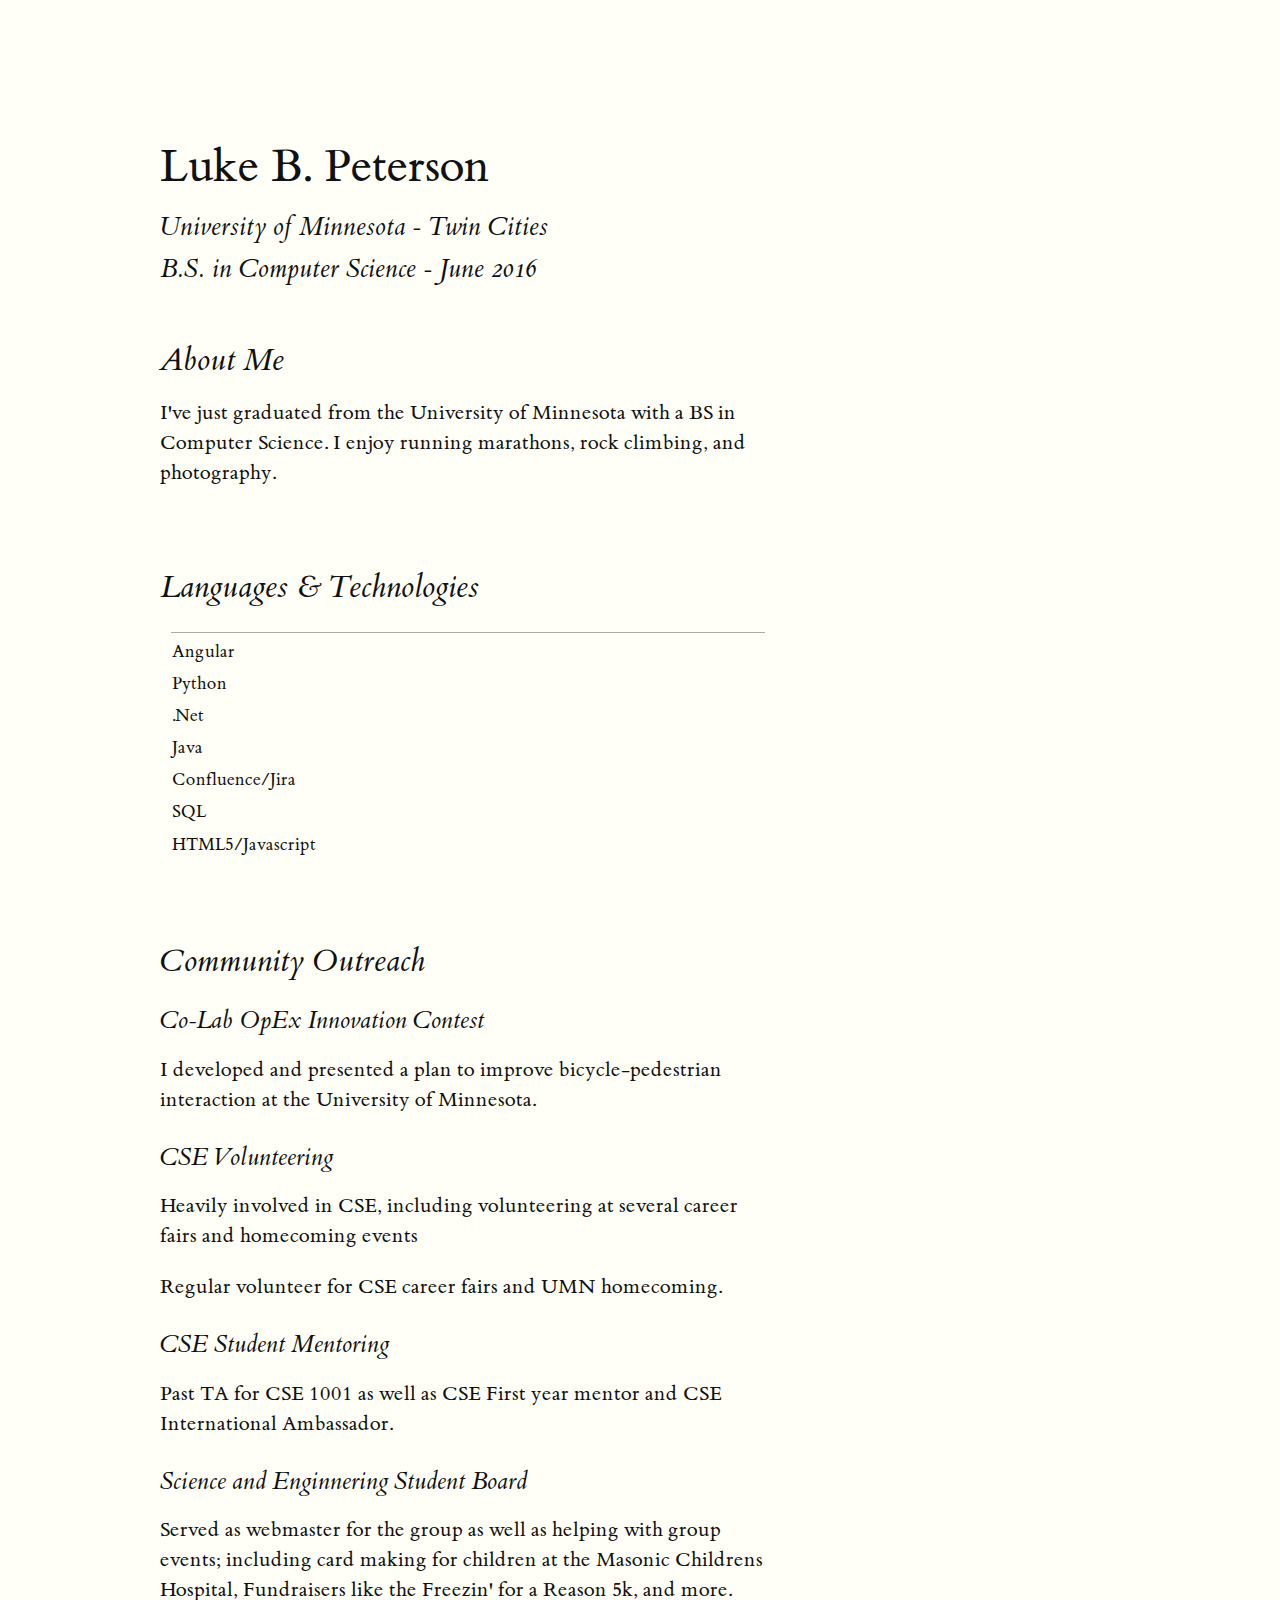
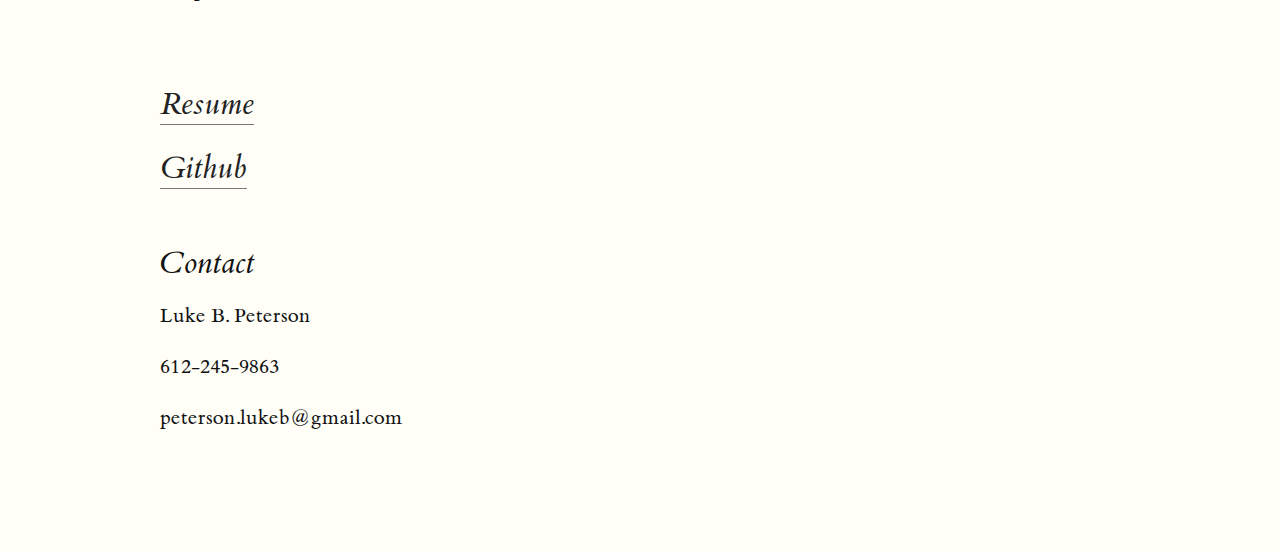
<file: index.html>
<!doctype html>
<html lang="en">
  <head>
  <link rel="stylesheet" href="tufte.css"/>
  <title>Luke B. Peterson</title>
  </head>

  <body>
    <article>
      <h1>Luke B. Peterson</h1>
      <subtitle>University of Minnesota - Twin Cities</subtitle>
      <subtitle>B.S. in Computer Science - June 2016</subtitle>

      <section>
        <h2>About Me</h2>
        <p>I've just graduated from the University of Minnesota with a BS in Computer Science. I enjoy running marathons,
        rock climbing, and photography.</p>
      </section>

      <section>
        <h2>Languages & Technologies</h2>
        <table>
          <thead><tr><th></th></tr></thead>
          <tbody>
            <tr><td class="text">Angular</td></tr>
            <tr><td class="text">Python</td></tr>
            <tr><td class="text">.Net</td></tr>
            <tr><td class="text">Java</td></tr>
            <tr><td class="text">Confluence/Jira</td></tr>
            <tr><td class="text">SQL</td></tr>
            <tr><td class="text">HTML5/Javascript</td></tr>
          </tbody>
        </table>
      </section>

      <section>
        <h2>Community Outreach</h2>
        <h3>Co-Lab OpEx Innovation Contest</h3>
        <p>I developed and presented a plan to improve bicycle-pedestrian interaction at the University of Minnesota.</p>

        <h3>CSE Volunteering</h3>
        <p>Heavily involved in CSE, including volunteering at several career fairs and homecoming events</p>
        <p>Regular volunteer for CSE career fairs and UMN homecoming.</p>

        <h3>CSE Student Mentoring</h3>
        <p>Past TA for CSE 1001 as well as CSE First year mentor and CSE International Ambassador.</p>

        <h3>Science and Enginnering Student Board</h3>
        <p>Served as webmaster for the group as well as helping with group events; including card making for
          children at the Masonic Childrens Hospital, Fundraisers like the Freezin' for a Reason 5k, and more.</p>
      </section>
      <section>
        <h2><a href="resume.pdf">Resume</a></h2>
        <h2><a href="https://github.com/LBPeterson">Github</a></h2>
      </section>

      <section>
        <h2>Contact</h2>
        <p>Luke B. Peterson</p>
        <p>612-245-9863</p>
        <p>peterson.lukeb@gmail.com</p>
      </section>



    </article>
  </body>

</html>
</file>
<file: tufte.css>
@font-face { font-family: ETBembo;
             src: url("ETBembo-RomanLF.ttf"); }
@font-face { font-family: ETBembo;
             src: url("ETBembo-DisplayItalic.ttf");
             font-weight: normal;
             font-style: italic; }

html { font-size: 15px; }

body { width: 87.5%;
       margin-left: auto;
       margin-right: auto;
       padding-left: 12.5%;
       font-family: ETBembo, Palatino, "Palatino Linotype", "Palatino LT STD", "Book Antiqua", Georgia, serif;
       background-color: #fffff8;
       color: #111;
       max-width: 1400px;
       counter-reset: sidenote-counter; }

h1 { font-weight: 400;
     margin-top: 4rem;
     margin-bottom: 1.5rem;
     font-size: 3.2rem;
     line-height: 1; }

h2 { font-style: italic;
     font-weight: 400;
     margin-top: 2.1rem;
     margin-bottom: 0;
     font-size: 2.2rem;
     line-height: 1; }

h3 { font-style: italic;
     font-weight: 400;
     font-size: 1.7rem;
     margin-top: 2rem;
     margin-bottom: 0;
     line-height: 1; }

subtitle { font-style: italic;
           margin-top: 1rem;
           margin-bottom: 1rem;
           font-size: 1.8rem;
           display: block;
           line-height: 1; }

table { width: 53%;
        text-align: right;
        font-size: 1.2rem;
        line-height: 1.4;
        margin-top: 1.4rem;
        margin-bottom: 1.4rem;
        margin-left: 1%;
        margin-right: 1%;
        border-collapse: separate;
        border-spacing: 0 5px;
        -webkit-font-feature-settings: 'tnum'; /* This is technically redundant */
        -moz-font-feature-settings: 'tnum';
        -ms-font-feature-settings: 'tnum'; }

thead th { border-bottom: 1px solid #AAAAAA;
           font-weight: 400;
           border-collapse: separate;
           border-spacing: 5px 5px; }

td.text { text-align: left; }

table.booktabs { width: auto;
                 max-width: 53%;
                 margin-left: auto;  /* center the table */
                 margin-right: auto;
                 border-spacing: 0px;
                 border-top: 2px solid #333333;
                 border-bottom: 2px solid #333333; }

.booktabs th { border-bottom: 1px solid #333333;
               padding: 0.65ex 0.5em 0.4ex 0.5em;
               font-weight: normal;
               text-align: center; }

.booktabs th.cmid { border-bottom: 1px solid #666666; }

.booktabs th.nocmid { border-bottom: none; }

.booktabs tbody tr:first-child td { padding-top: 0.65ex; } /* add space between thead row and tbody */ 

.booktabs td { padding-left: 0.5em;
               padding-right: 0.5em;
               text-align: left; }

.booktabs caption { font-size: 90%;
                    text-align: left;
                    width: auto;
                    margin-left: auto;
                    margin-right: auto;
                    margin-top: 1ex;
                    caption-side: bottom; }

.booktabs tbody tr td.l { text-align: left !important; }
.booktabs tbody tr td.c { text-align: center !important; }
.booktabs tbody tr td.r { text-align: right !important; }

article { position: relative;
          padding: 5rem 0rem; }

section { padding-top: 1rem;
          padding-bottom: 1rem; }

p { font-size: 1.4rem;
    line-height: 2rem;
    margin-top: 1.4rem;
    margin-bottom: 1.4rem;
    padding-right: 0;
    vertical-align: baseline; }

blockquote p { font-size: 1.1rem;
               width: 50%; }

blockquote footer { width: 50%;
                    text-align: right; }

figure { -webkit-margin-start: 0;
         -webkit-margin-end: 0; }

figcaption { float: right;
             clear: right;
             margin-right: 18.5%;
             margin-top: 0;
             margin-bottom: 0;
             font-size: 1.0rem;
             line-height: 1.6;
             vertical-align: baseline;
             position: relative; }

figure.fullwidth figcaption { margin-right: 24%; }

a { color: #222;
    text-decoration: none;
    border-bottom: 1px solid #777;
    padding-bottom: 1px; }

img { max-width: 100%; }

.sidenote, .marginnote { float: right;
                         clear: right;
                         margin-right: -60%;
                         width: 50%;
                         margin-top: 0;
                         margin-bottom: 0;
                         font-size: 1.0rem;
                         line-height: 1.6;
                         vertical-align: baseline;
                         position: relative; }

.sidenote-number { counter-increment: sidenote-counter; }

.sidenote-number:after, .sidenote:before { content: counter(sidenote-counter) " ";
                                           position: relative;
                                           vertical-align: baseline;
                                           color: #f00000; }

.sidenote-number:after { content: counter(sidenote-counter); 
                         font-size: 0.9rem;
                         top: -0.4rem; }

.sidenote-number:after { left: 0.1rem; }

.sidenote:before { content: counter(sidenote-counter) ". ";
                   position: absolute;
                   /* 100% refers to the computed width of the number, so this transform
                    * shifts the number just outside the left edge of the sidenote box,
                    * with a buffer of 0.25rem, no matter how many digits the number has. */
                   -webkit-transform: translateX(-100%) translateX(-0.25rem);
                   -ms-transform: translateX(-100%) translateX(-0.25rem);
                   transform: translateX(-100%) translateX(-0.25rem); }

p, footer, pre.code { width: 55%; }

@media screen and (max-width: 600px) { p, footer, pre.code { width: 65%; }
                                       blockquote p, blockquote footer { width: 60%; }}
@media screen and (max-width: 400px) { p, footer, pre.code { width: 90%; }
                                       blockquote p, blockquote footer { width: 90%; }}

.sans { font-family: "Gill Sans", "Gill Sans MT", Calibri, sans-serif; }

.code { font-family: Consolas, "Liberation Mono", Menlo, Courier, monospace;
        color: #222;
        font-size: 1.125rem;
        line-height: 1.6; }

h1 .code, h2 .code, h3 .code { font-size: 0.80em; }

.marginnote .code, .sidenote .code { font-size: 1rem; }

pre.code { padding: 0 0 0 2em;
           overflow-x: scroll; }

.fullwidth { max-width: 95%; }

@media screen and (max-width: 600px) { .sidenote, .marginnote { width: 35%;
                                                                margin-right: -45%; }}
@media screen and (max-width: 400px) { pre.code { padding: 0; }
                                       .sidenote-number:after { display: none; }
                                       .sidenote, .marginnote { width: 50%;
                                                                margin: 0.5em 0 0.5em 1.6em; }}
@media screen and (max-width: 300px) { .sidenote, .marginnote { margin-right: 0; }}


span.newthought { font-variant: small-caps;
                  font-size: 1.2em; }
</file>
